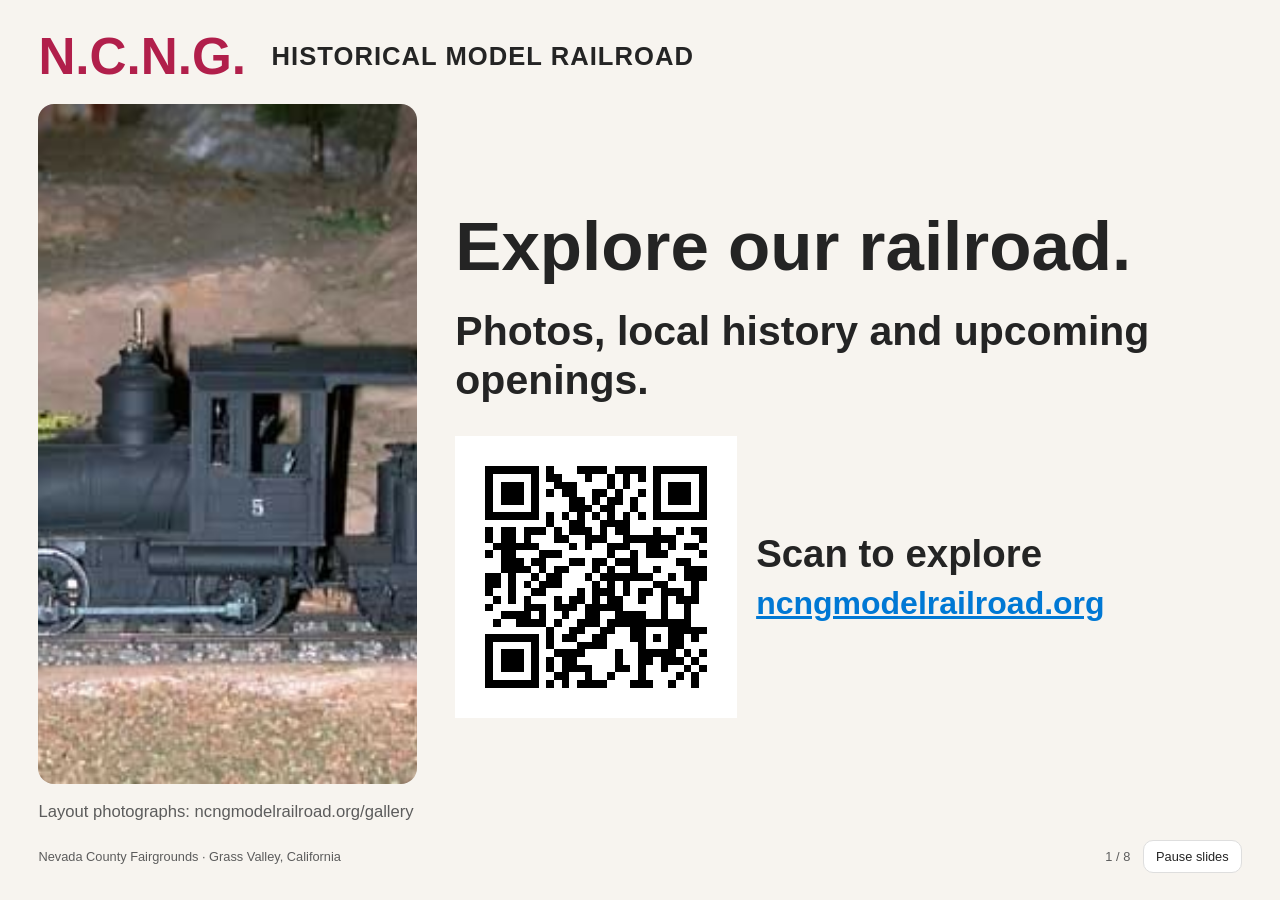
<file: ansible/roles/trainview/files/visitor/index.html>
<!doctype html>
<html lang="en">
<head>
<meta charset="utf-8">
<meta name="viewport" content="width=device-width, initial-scale=1">
<title>Explore the N.C.N.G. Historical Model Railroad</title>
<script>
  (() => {
    const param = new URLSearchParams(window.location.search).get("clawpilotTheme");
    const theme =
      param || (window.matchMedia("(prefers-color-scheme: dark)").matches ? "dark" : "light");
    document.documentElement.setAttribute("data-theme", theme);
  })();
</script>
<link rel="stylesheet" href="visitor.css">
</head>
<body>
<header><span>N.C.N.G.</span><div>HISTORICAL MODEL RAILROAD<small>Built by volunteers. Shared with you.</small></div></header>
<main>
  <figure>
    <img id="photo" src="layout.jpg" alt="Town, tracks and mountain scenery on the N.C.N.G. layout">
    <figcaption><span id="caption">A little railroad. A lot of local history.</span><small>Layout photographs: ncngmodelrailroad.org/gallery</small></figcaption>
  </figure>
  <section aria-label="Visitor information">
    <p class="eyebrow" id="eyebrow">EXPLORE THE RAILROAD</p>
    <h1 id="title">Explore our railroad.</h1>
    <p id="description">Photos, local history and upcoming openings.</p>
    <div class="scan"><img id="qr" src="website-qr.png" alt="QR code for https://ncngmodelrailroad.org/"><div><strong id="action">Scan to explore</strong><a id="link" href="https://ncngmodelrailroad.org/">ncngmodelrailroad.org</a></div></div>
    <p class="ask">Questions? Ask a volunteer here at the layout.</p>
  </section>
</main>
<footer><span>Nevada County Fairgrounds · Grass Valley, California</span><span id="page">1 / 8</span><button id="pause" type="button">Pause slides</button></footer>
<script>
const messages = [
  { tag:'EXPLORE THE RAILROAD', title:'Explore our railroad.', description:'Photos, local history and upcoming openings.', action:'Scan to explore', url:'https://ncngmodelrailroad.org/', qr:'website-qr.png' },
  { tag:'FOLLOW THE ORIGINAL ROUTE', title:'Follow the old route.', description:'A historic reconstruction, not a trail or model track plan.', action:'Scan for the map', url:'https://ncngmodelrailroad.org/map/', qr:'map-qr.png' },
  { tag:'VOLUNTEERS WELCOME', title:'Volunteer with us.', description:'Run trains. Build scenery. Welcome visitors.', action:'Scan to join in', url:'https://ncngmodelrailroad.org/volunteer/', qr:'volunteer-qr.png' },
  { tag:'DONATIONS & SPONSORSHIP', title:'Help the layout.', description:'Ask us about donations or sponsorship.', action:'Scan to help', url:'https://ncngmodelrailroad.org/donate/', qr:'donate-qr.png' },
];
const slides = [
  { photo:'layout.jpg', alt:'Town, tracks and mountain scenery on the N.C.N.G. layout', caption:'A little railroad. A lot of local history.' },
  { photo:'trestle.jpg', alt:'A model train crossing the Bear River Bridge trestle', caption:'Discover the places behind the miniature scenes.' },
  { photo:'repair-yard.jpg', alt:'Miniature workers beside freight cars, spare wheelsets and stacked lumber in the repair yard', caption:'There is a place for your skills and curiosity.' },
  { photo:'engine.jpg', alt:'Model locomotive number 8 approaching through the layout scenery', caption:'Thank you for supporting a volunteer-built railroad.' },
  { photo:'depot.jpg', alt:'Two-story model depot with a covered platform, miniature passengers and vintage cars', caption:'A busy depot, down to the smallest details.' },
  { photo:'mine.jpg', alt:'Timber ore bin, mine tunnel and wooden shed on a snowy model hillside', caption:'Mining scenes bring the railroad landscape to life.' },
  { photo:'car-show.jpg', alt:'Colorful vintage model cars lined up beside a green passenger coach and a Victorian-style house', caption:'Discover the little stories beside the tracks.' },
  { photo:'christmas-train.jpg', alt:'Locomotive number 9 passing the Kidder house decorated with snowmen, garlands and a Christmas tree', caption:'Christmas comes to the N.C.N.G. layout.' },
];
let index = 0, paused = false;
function showSlide() {
  const slide = { ...messages[index % messages.length], ...slides[index] };
  for (const [id, key] of [['eyebrow','tag'], ['title','title'], ['description','description'], ['action','action'], ['caption','caption']]) document.getElementById(id).textContent = slide[key];
  const photo = document.getElementById('photo');
  photo.src = slide.photo; photo.alt = slide.alt;
  const qr = document.getElementById('qr');
  qr.src = slide.qr; qr.alt = 'QR code for ' + slide.url;
  const link = document.getElementById('link');
  link.href = slide.url; link.textContent = 'ncngmodelrailroad.org';
  document.getElementById('page').textContent = `${index + 1} / ${slides.length}`;
}
document.getElementById('pause').onclick = () => {
  paused = !paused;
  document.getElementById('pause').textContent = paused ? 'Resume slides' : 'Pause slides';
};
setInterval(() => {
  // A CSS-hidden iframe still runs timers; keep its heartbeat, not its slideshow.
  if (paused || (window.frameElement && !window.frameElement.getClientRects().length)) return;
  index = (index + 1) % slides.length;
  showSlide();
}, 20000);
const heartbeat = () => window.parent.postMessage({ type:'traincam-viewer-heartbeat', live:false }, location.origin);
heartbeat();
setInterval(heartbeat, 2000);
</script>
</body>
</html>
</file>
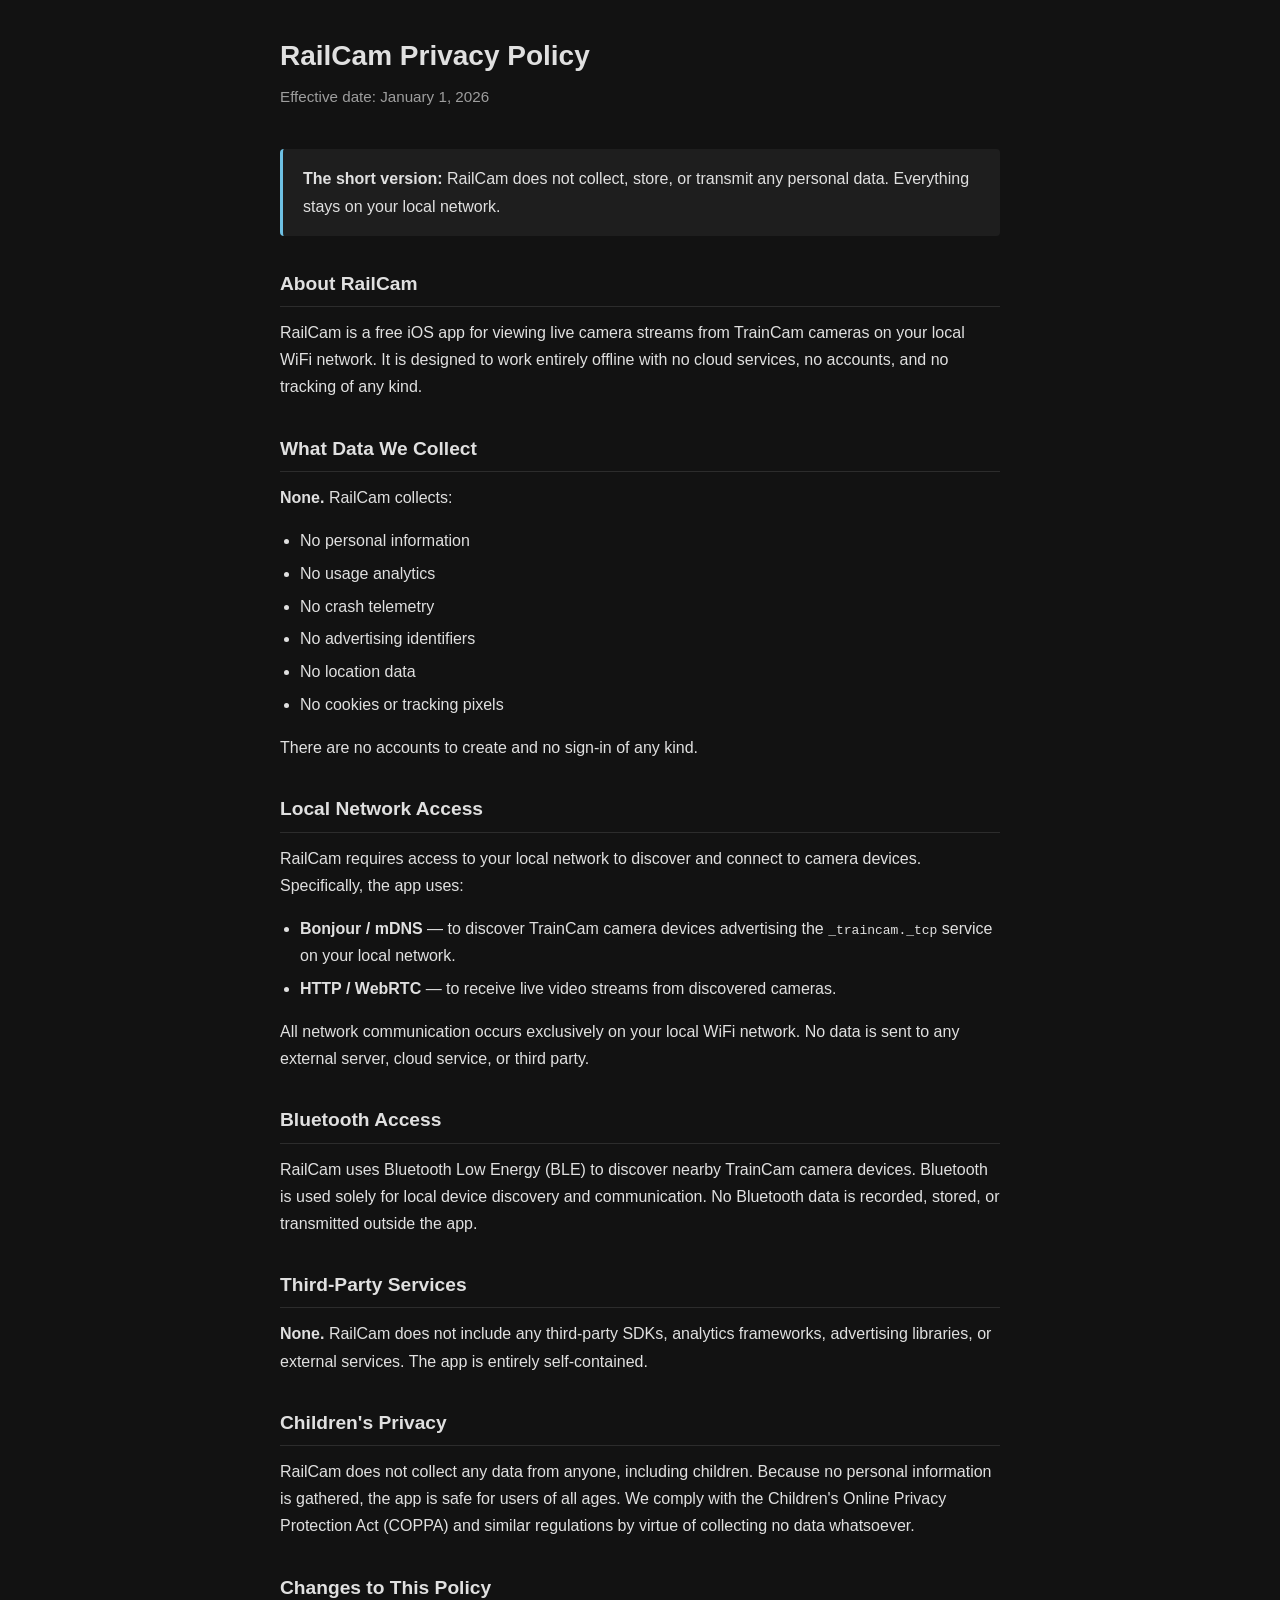
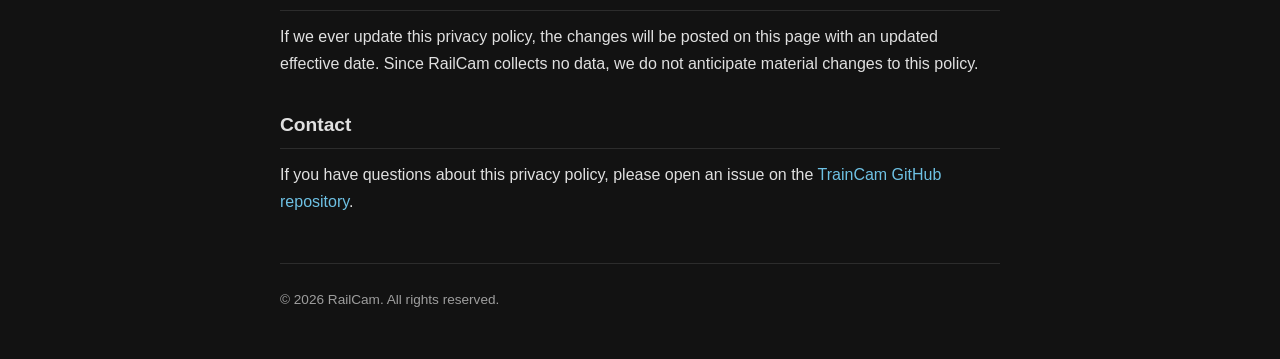
<file: docs/privacy-policy.html>
<!DOCTYPE html>
<html lang="en">
<head>
  <meta charset="UTF-8">
  <meta name="viewport" content="width=device-width, initial-scale=1.0">
  <title>RailCam — Privacy Policy</title>
  <style>
    :root {
      --bg: #121212;
      --surface: #1e1e1e;
      --text: #e0e0e0;
      --text-muted: #9e9e9e;
      --accent: #6ec1e4;
      --border: #2c2c2c;
    }

    * { margin: 0; padding: 0; box-sizing: border-box; }

    body {
      font-family: -apple-system, BlinkMacSystemFont, "Segoe UI", Roboto, Helvetica, Arial, sans-serif;
      background: var(--bg);
      color: var(--text);
      line-height: 1.7;
      padding: 2rem 1rem;
    }

    .container {
      max-width: 720px;
      margin: 0 auto;
    }

    header { margin-bottom: 2.5rem; }

    h1 {
      font-size: 1.75rem;
      font-weight: 700;
      margin-bottom: 0.25rem;
    }

    .subtitle {
      color: var(--text-muted);
      font-size: 0.95rem;
    }

    h2 {
      font-size: 1.2rem;
      font-weight: 600;
      margin-top: 2rem;
      margin-bottom: 0.75rem;
      padding-bottom: 0.35rem;
      border-bottom: 1px solid var(--border);
    }

    p, ul { margin-bottom: 1rem; }

    ul {
      padding-left: 1.25rem;
    }

    li { margin-bottom: 0.35rem; }

    a {
      color: var(--accent);
      text-decoration: none;
    }

    a:hover { text-decoration: underline; }

    .highlight {
      background: var(--surface);
      border-left: 3px solid var(--accent);
      padding: 1rem 1.25rem;
      border-radius: 4px;
      margin-bottom: 1rem;
    }

    footer {
      margin-top: 3rem;
      padding-top: 1.5rem;
      border-top: 1px solid var(--border);
      color: var(--text-muted);
      font-size: 0.85rem;
    }
  </style>
</head>
<body>
  <div class="container">
    <header>
      <h1>RailCam Privacy Policy</h1>
      <p class="subtitle">Effective date: January 1, 2026</p>
    </header>

    <div class="highlight">
      <strong>The short version:</strong> RailCam does not collect, store, or transmit any personal data. Everything stays on your local network.
    </div>

    <h2>About RailCam</h2>
    <p>RailCam is a free iOS app for viewing live camera streams from TrainCam cameras on your local WiFi network. It is designed to work entirely offline with no cloud services, no accounts, and no tracking of any kind.</p>

    <h2>What Data We Collect</h2>
    <p><strong>None.</strong> RailCam collects:</p>
    <ul>
      <li>No personal information</li>
      <li>No usage analytics</li>
      <li>No crash telemetry</li>
      <li>No advertising identifiers</li>
      <li>No location data</li>
      <li>No cookies or tracking pixels</li>
    </ul>
    <p>There are no accounts to create and no sign-in of any kind.</p>

    <h2>Local Network Access</h2>
    <p>RailCam requires access to your local network to discover and connect to camera devices. Specifically, the app uses:</p>
    <ul>
      <li><strong>Bonjour / mDNS</strong> — to discover TrainCam camera devices advertising the <code>_traincam._tcp</code> service on your local network.</li>
      <li><strong>HTTP / WebRTC</strong> — to receive live video streams from discovered cameras.</li>
    </ul>
    <p>All network communication occurs exclusively on your local WiFi network. No data is sent to any external server, cloud service, or third party.</p>

    <h2>Bluetooth Access</h2>
    <p>RailCam uses Bluetooth Low Energy (BLE) to discover nearby TrainCam camera devices. Bluetooth is used solely for local device discovery and communication. No Bluetooth data is recorded, stored, or transmitted outside the app.</p>

    <h2>Third-Party Services</h2>
    <p><strong>None.</strong> RailCam does not include any third-party SDKs, analytics frameworks, advertising libraries, or external services. The app is entirely self-contained.</p>

    <h2>Children's Privacy</h2>
    <p>RailCam does not collect any data from anyone, including children. Because no personal information is gathered, the app is safe for users of all ages. We comply with the Children's Online Privacy Protection Act (COPPA) and similar regulations by virtue of collecting no data whatsoever.</p>

    <h2>Changes to This Policy</h2>
    <p>If we ever update this privacy policy, the changes will be posted on this page with an updated effective date. Since RailCam collects no data, we do not anticipate material changes to this policy.</p>

    <h2>Contact</h2>
    <p>If you have questions about this privacy policy, please open an issue on the <a href="https://github.com/djdefi/traincam-ncngrr" rel="noopener noreferrer">TrainCam GitHub repository</a>.</p>

    <footer>
      <p>&copy; 2026 RailCam. All rights reserved.</p>
    </footer>
  </div>
</body>
</html>
</file>
<file: ansible/roles/trainview/files/visitor/visitor.css>
:root {
  color-scheme: light;
  --cp-bg: #f7f4ef;
  --cp-bg-elevated: #fcfbf8;
  --cp-surface: #ffffff;
  --cp-surface-soft: #f5f5f5;
  --cp-border: #dedede;
  --cp-border-strong: #919191;
  --cp-text: #242424;
  --cp-text-muted: #5c5c5c;
  --cp-text-soft: #6f6f6f;
  --cp-accent: #b11f4b;
  --cp-accent-hover: #9a1a41;
  --cp-accent-soft: rgba(177, 31, 75, 0.08);
  --cp-accent-fg: #ffffff;
  --cp-success: #16a34a;
  --cp-danger: #dc2626;
  --cp-warning: #f59e0b;
  --cp-link: #0078d4;
  --cp-shadow: 0 18px 48px rgba(0, 0, 0, 0.12);
  --cp-overlay: rgba(255, 255, 255, 0.8);
  --cp-panel: rgba(255, 255, 255, 0.86);
  --cp-panel-strong: rgba(255, 255, 255, 0.96);
  --cp-sheen: rgba(255, 255, 255, 0.55);
  --cp-highlight: rgba(177, 31, 75, 0.12);
}
html[data-theme="dark"] {
  color-scheme: dark;
  --cp-bg: #3d3b3a;
  --cp-bg-elevated: #343231;
  --cp-surface: #292929;
  --cp-surface-soft: #2e2e2e;
  --cp-border: #474747;
  --cp-border-strong: #5f5f5f;
  --cp-text: #dedede;
  --cp-text-muted: #919191;
  --cp-text-soft: #b0b0b0;
  --cp-accent: #fd8ea1;
  --cp-accent-hover: #fb7b91;
  --cp-accent-soft: rgba(253, 142, 161, 0.14);
  --cp-accent-fg: #1a1a1a;
  --cp-success: #4ade80;
  --cp-danger: #f87171;
  --cp-warning: #fbbf24;
  --cp-link: #4da6ff;
  --cp-shadow: 0 18px 48px rgba(0, 0, 0, 0.32);
  --cp-overlay: rgba(41, 41, 41, 0.88);
  --cp-panel: rgba(41, 41, 41, 0.72);
  --cp-panel-strong: rgba(41, 41, 41, 0.96);
  --cp-sheen: rgba(255, 255, 255, 0.04);
  --cp-highlight: rgba(253, 142, 161, 0.12);
}
* { box-sizing: border-box; }
body { margin:0; height:100vh; display:flex; flex-direction:column; padding:3vh 3vw; background:var(--cp-bg); color:var(--cp-text); font-family:"Segoe UI", Aptos, Calibri, -apple-system, BlinkMacSystemFont, sans-serif; }
header { display:flex; align-items:center; gap:2vw; padding-bottom:2vh; }
header > span { font-weight:900; font-size:4vw; color:var(--cp-accent); }
header > div { font-size:2vw; letter-spacing:.04em; font-weight:700; }
small { display:block; }
header small { display:none; }
main { display:grid; grid-template-columns:.65fr 1.35fr; gap:3vw; flex:1; min-height:0; }
figure { margin:0; display:flex; flex-direction:column; min-height:0; }
figure > img { width:100%; flex:1; min-height:0; object-fit:cover; border-radius:16px; }
figcaption { padding:1.5vh 0 0; }
figcaption > span { display:none; }
figcaption small { font-size:1.3vw; color:var(--cp-text-muted); margin-top:.5vh; }
section { display:flex; flex-direction:column; justify-content:center; }
.eyebrow { display:none; }
h1 { font-size:5.4vw; line-height:1.05; margin:1.7vh 0; font-weight:800; }
#description { font-size:3.2vw; line-height:1.2; margin:1vh 0 2vh; font-weight:650; }
.scan { display:flex; align-items:center; gap:1.5vw; padding:1.5vh 0; }
.scan img { width:22vw; height:22vw; image-rendering:pixelated; }
.scan strong { font-size:3vw; }
a { display:block; color:var(--cp-link); font-size:2.5vw; margin-top:1vh; overflow-wrap:anywhere; font-weight:700; }
.ask { display:none; }
footer { display:flex; align-items:center; gap:1vw; padding-top:2vh; font-size:1vw; color:var(--cp-text-muted); }
footer > span:first-child { flex:1; }
button { font:inherit; border:1px solid var(--cp-border); border-radius:.625rem; background:var(--cp-surface); color:var(--cp-text); padding:8px 12px; }
button:focus-visible, a:focus-visible { outline:3px solid var(--cp-accent); outline-offset:4px; }
</file>
